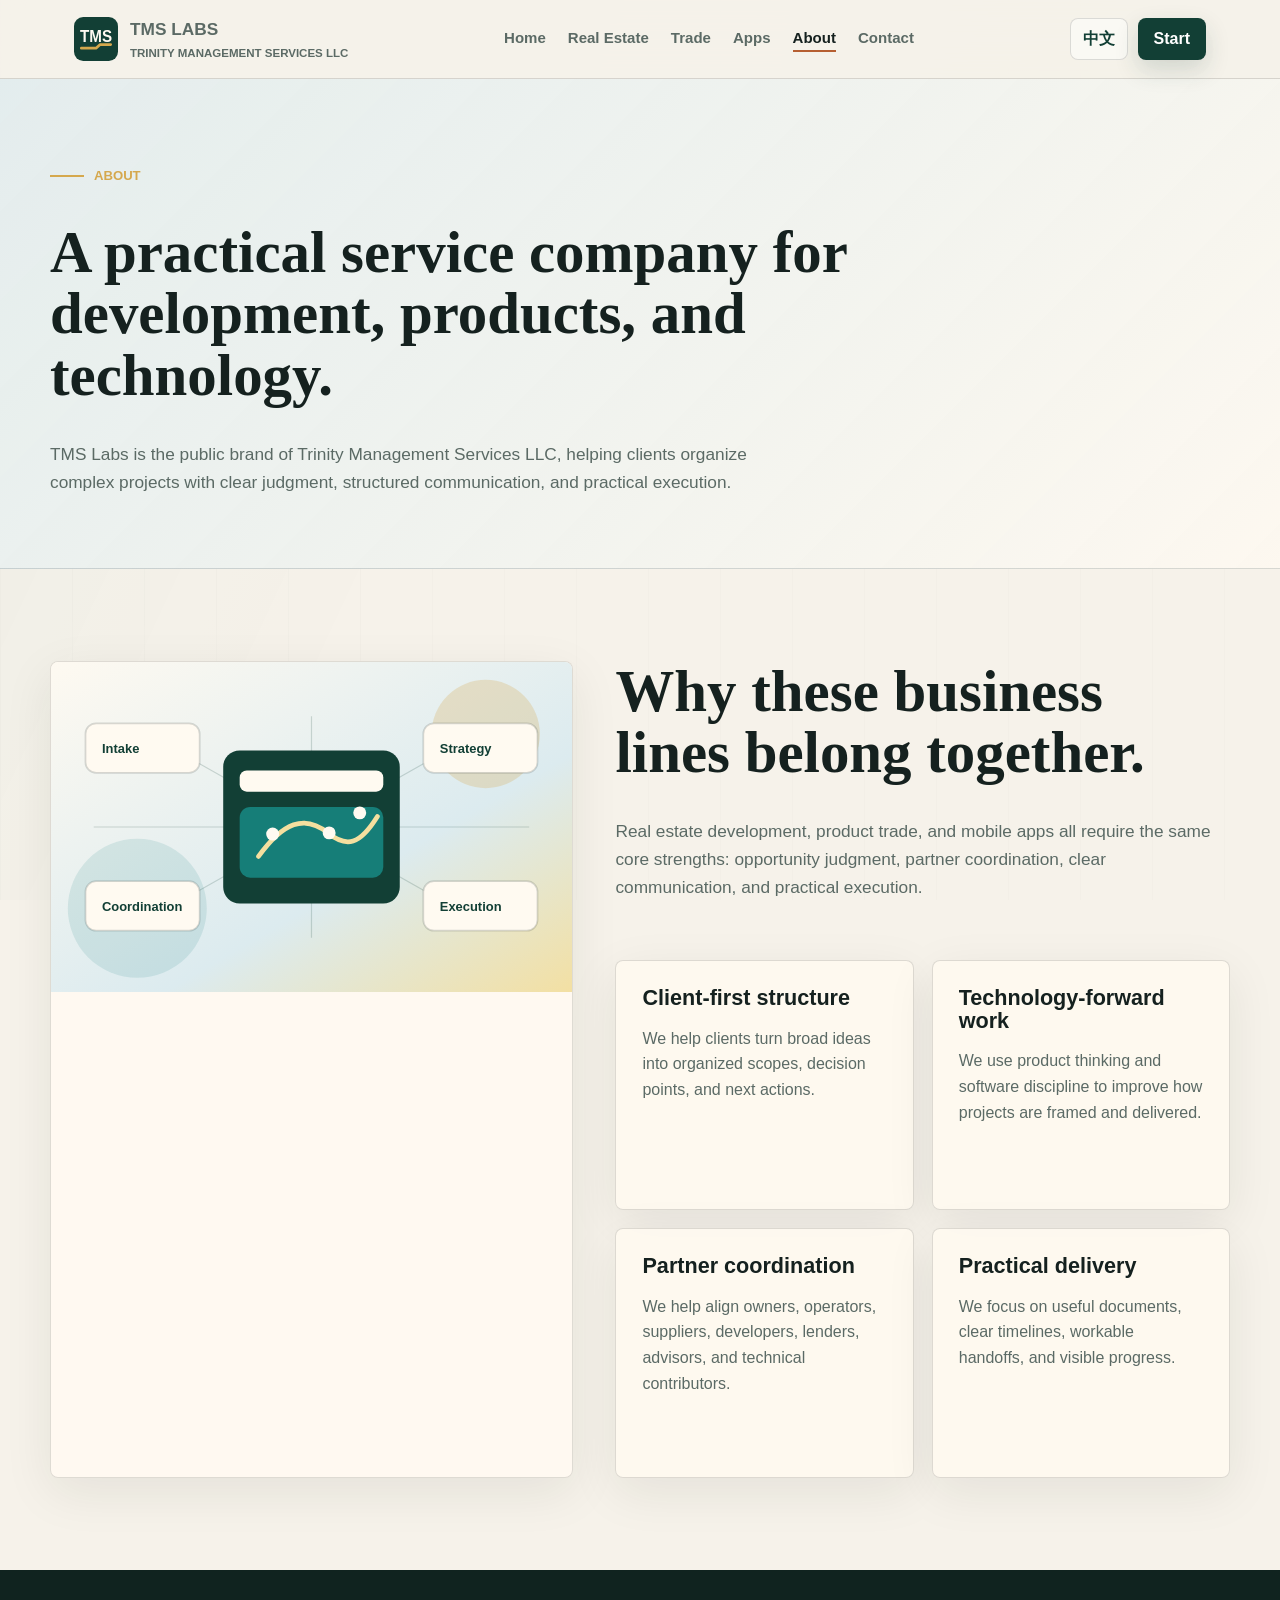
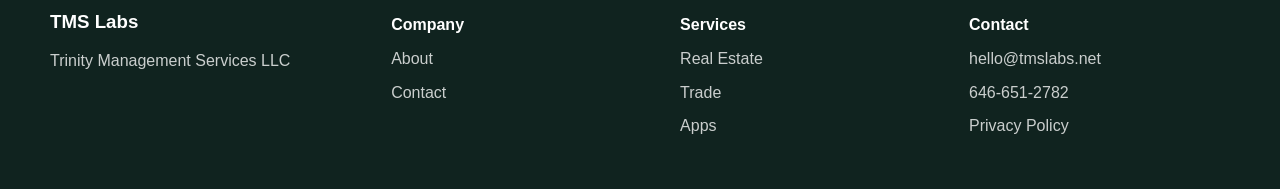
<file: tmslabs-website/about/index.html>
<!doctype html>
<html lang="en">
<head>
  <meta charset="utf-8">
  <meta name="viewport" content="width=device-width, initial-scale=1">
  <meta name="theme-color" content="#123f35">
  <title>About TMS Labs | Trinity Management Services LLC</title>
  <meta name="description" content="TMS Labs is the public brand for Trinity Management Services LLC, serving clients across real estate development, trade, and technology projects.">
  <link rel="canonical" href="https://tmslabs.net/about/">
  <link rel="alternate" hreflang="en" href="https://tmslabs.net/about/">
  <link rel="alternate" hreflang="zh-Hans" href="https://tmslabs.net/zh/about/">
  <link rel="alternate" hreflang="x-default" href="https://tmslabs.net/about/">
  <link rel="icon" href="/favicon.svg" type="image/svg+xml">
  <link rel="manifest" href="/site.webmanifest">
  <link rel="stylesheet" href="../assets/css/styles.css">
  <link rel="stylesheet" href="../assets/css/enhancements.css">
  <script src="../assets/js/main.js" defer></script>
</head>
<body>
  <header class="site-header"><nav class="nav" aria-label="Main navigation"><a class="brand" href="../"><img class="brand-mark" src="../assets/images/tmslabs-mark.svg" alt="" aria-hidden="true"><span class="brand-text"><span>TMS Labs</span><span>Trinity Management Services LLC</span></span></a><button class="menu-toggle" type="button" data-menu-toggle aria-label="Open menu" aria-expanded="false">☰</button><div class="nav-links" data-nav-links><a href="../">Home</a><a href="../real-estate/">Real Estate</a><a href="../trade/">Trade</a><a href="../apps/">Apps</a><a class="active" href="../about/">About</a><a href="../contact/">Contact</a></div><div class="nav-actions"><a class="language-link" href="../zh/about/">中文</a><a class="nav-cta" href="../contact/">Start</a></div></nav></header>
  <main>
    <section class="page-hero"><div class="page-title"><span class="eyebrow">About</span><h1>A practical service company for development, products, and technology.</h1><p>TMS Labs is the public brand of Trinity Management Services LLC, helping clients organize complex projects with clear judgment, structured communication, and practical execution.</p></div></section>
    <section class="section"><div class="container split about-values"><article class="card image-panel"><img src="../assets/images/about-client-services.svg" alt="Client service operating system for intake, strategy, coordination, and execution"></article><div><div class="section-header"><h2>Why these business lines belong together.</h2><p>Real estate development, product trade, and mobile apps all require the same core strengths: opportunity judgment, partner coordination, clear communication, and practical execution.</p></div><div class="grid two"><article class="card"><h3>Client-first structure</h3><p>We help clients turn broad ideas into organized scopes, decision points, and next actions.</p></article><article class="card"><h3>Technology-forward work</h3><p>We use product thinking and software discipline to improve how projects are framed and delivered.</p></article><article class="card"><h3>Partner coordination</h3><p>We help align owners, operators, suppliers, developers, lenders, advisors, and technical contributors.</p></article><article class="card"><h3>Practical delivery</h3><p>We focus on useful documents, clear timelines, workable handoffs, and visible progress.</p></article></div></div></div></section>
  </main>
  <footer class="site-footer"><div class="footer-grid"><div><h3>TMS Labs</h3><p>Trinity Management Services LLC</p></div><div><strong>Company</strong><a href="../about/">About</a><a href="../contact/">Contact</a></div><div><strong>Services</strong><a href="../real-estate/">Real Estate</a><a href="../trade/">Trade</a><a href="../apps/">Apps</a></div><div><strong>Contact</strong><a href="mailto:hello@tmslabs.net">hello@tmslabs.net</a><a href="tel:+16466512782">646-651-2782</a><a href="../privacy/">Privacy Policy</a></div></div></footer>
</body>
</html>
</file>
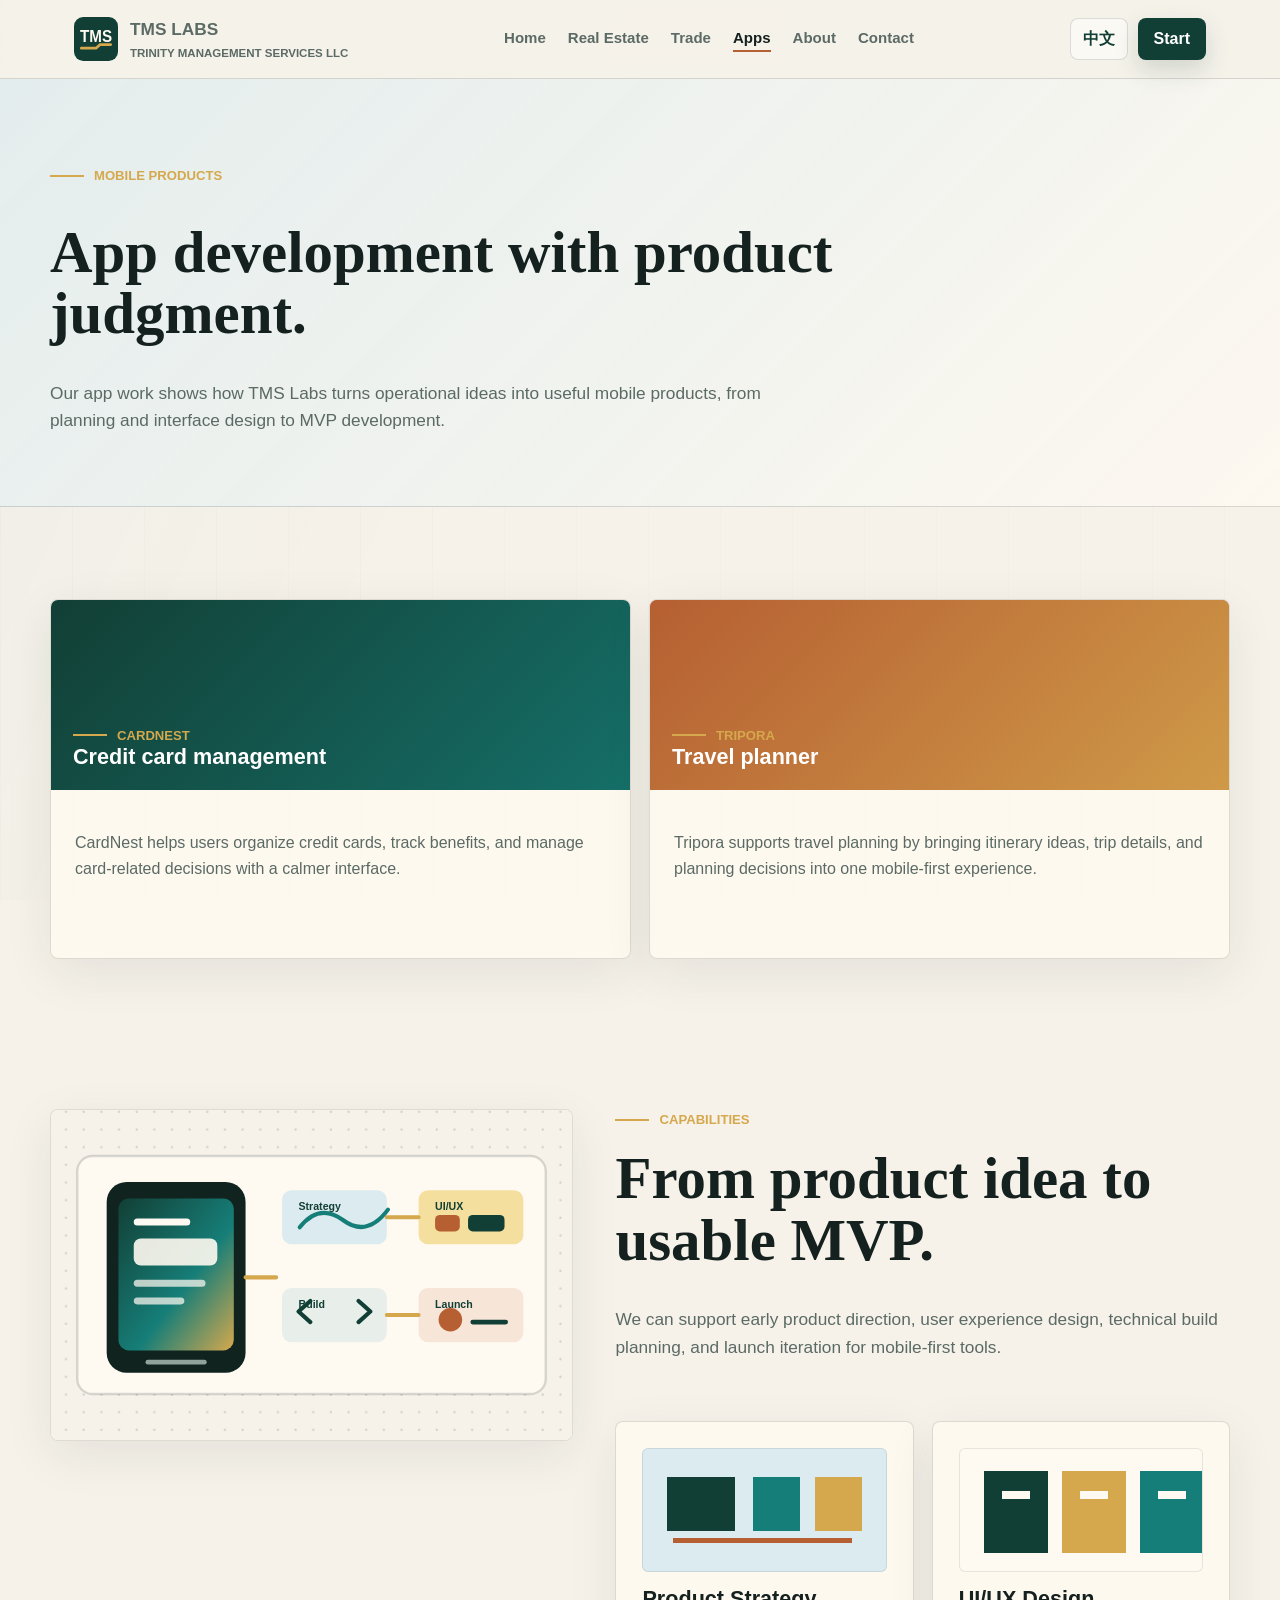
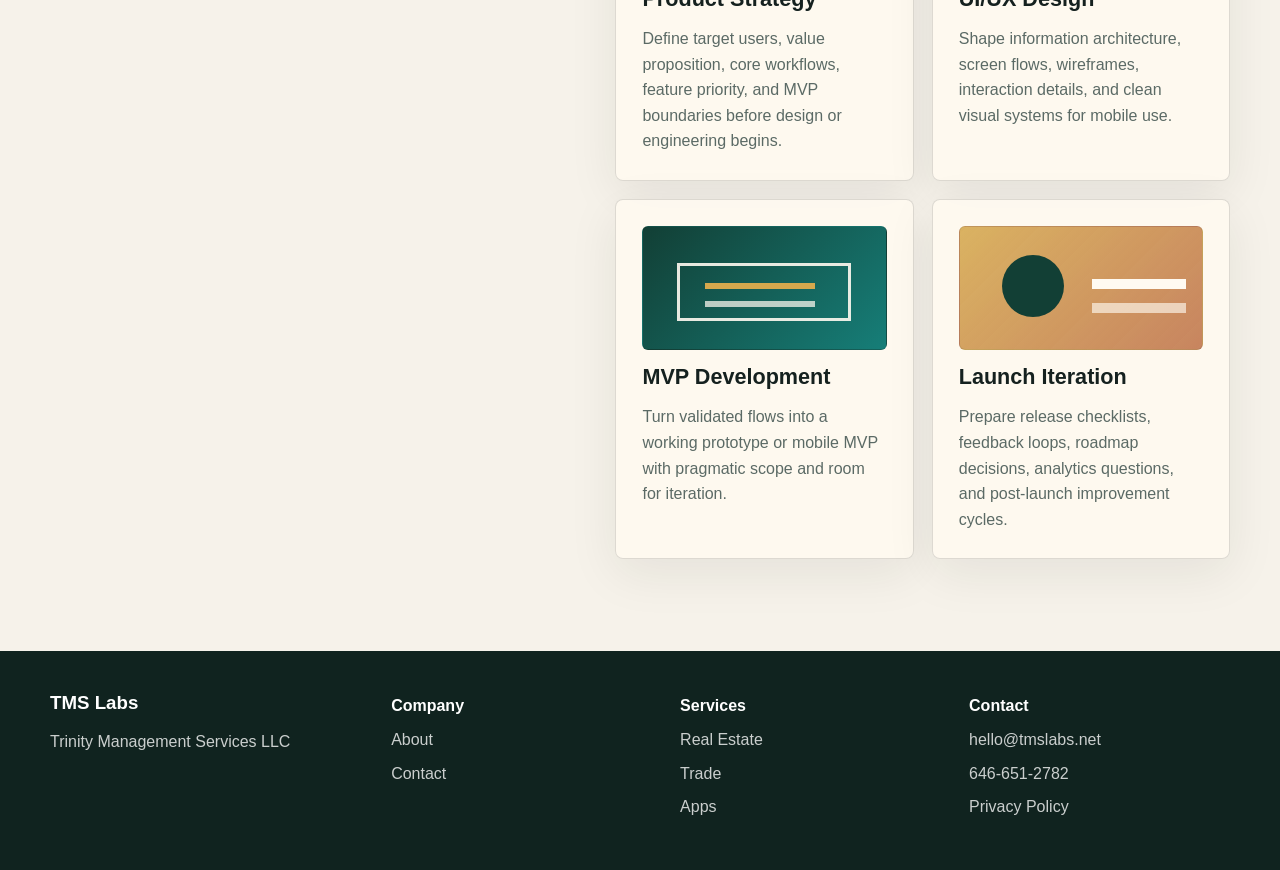
<file: tmslabs-website/apps/index.html>
<!doctype html>
<html lang="en">
<head>
  <meta charset="utf-8">
  <meta name="viewport" content="width=device-width, initial-scale=1">
  <meta name="theme-color" content="#123f35">
  <title>Mobile App Development | TMS Labs</title>
  <meta name="description" content="TMS Labs builds mobile product concepts and apps, including CardNest and Tripora.">
  <link rel="canonical" href="https://tmslabs.net/apps/">
  <link rel="alternate" hreflang="en" href="https://tmslabs.net/apps/">
  <link rel="alternate" hreflang="zh-Hans" href="https://tmslabs.net/zh/apps/">
  <link rel="alternate" hreflang="x-default" href="https://tmslabs.net/apps/">
  <link rel="icon" href="/favicon.svg" type="image/svg+xml">
  <link rel="manifest" href="/site.webmanifest">
  <link rel="stylesheet" href="../assets/css/styles.css">
  <link rel="stylesheet" href="../assets/css/enhancements.css">
  <script src="../assets/js/main.js" defer></script>
</head>
<body>
  <header class="site-header"><nav class="nav" aria-label="Main navigation"><a class="brand" href="../"><img class="brand-mark" src="../assets/images/tmslabs-mark.svg" alt="" aria-hidden="true"><span class="brand-text"><span>TMS Labs</span><span>Trinity Management Services LLC</span></span></a><button class="menu-toggle" type="button" data-menu-toggle aria-label="Open menu" aria-expanded="false">☰</button><div class="nav-links" data-nav-links><a href="../">Home</a><a href="../real-estate/">Real Estate</a><a href="../trade/">Trade</a><a class="active" href="../apps/">Apps</a><a href="../about/">About</a><a href="../contact/">Contact</a></div><div class="nav-actions"><a class="language-link" href="../zh/apps/">中文</a><a class="nav-cta" href="../contact/">Start</a></div></nav></header>
  <main>
    <section class="page-hero"><div class="page-title"><span class="eyebrow">Mobile products</span><h1>App development with product judgment.</h1><p>Our app work shows how TMS Labs turns operational ideas into useful mobile products, from planning and interface design to MVP development.</p></div></section>
    <section class="section"><div class="container grid two"><article class="card app-card"><div class="app-screen"><span class="eyebrow">CardNest</span><h3>Credit card management</h3></div><div class="card-body"><p>CardNest helps users organize credit cards, track benefits, and manage card-related decisions with a calmer interface.</p></div></article><article class="card app-card"><div class="app-screen trip"><span class="eyebrow">Tripora</span><h3>Travel planner</h3></div><div class="card-body"><p>Tripora supports travel planning by bringing itinerary ideas, trip details, and planning decisions into one mobile-first experience.</p></div></article></div></section>
    <section class="section compact"><div class="container split"><article class="card image-panel"><img src="../assets/images/app-capability-lab.svg" alt="Mobile app capability workbench showing strategy, UI UX, build, and launch"></article><div><div class="section-header"><span class="eyebrow">Capabilities</span><h2>From product idea to usable MVP.</h2><p>We can support early product direction, user experience design, technical build planning, and launch iteration for mobile-first tools.</p></div><div class="grid two"><article class="card capability-card"><div class="capability-visual strategy" aria-hidden="true"></div><h3>Product Strategy</h3><p>Define target users, value proposition, core workflows, feature priority, and MVP boundaries before design or engineering begins.</p></article><article class="card capability-card"><div class="capability-visual ux" aria-hidden="true"></div><h3>UI/UX Design</h3><p>Shape information architecture, screen flows, wireframes, interaction details, and clean visual systems for mobile use.</p></article><article class="card capability-card"><div class="capability-visual build" aria-hidden="true"></div><h3>MVP Development</h3><p>Turn validated flows into a working prototype or mobile MVP with pragmatic scope and room for iteration.</p></article><article class="card capability-card"><div class="capability-visual launch" aria-hidden="true"></div><h3>Launch Iteration</h3><p>Prepare release checklists, feedback loops, roadmap decisions, analytics questions, and post-launch improvement cycles.</p></article></div></div></div></section>
  </main>
  <footer class="site-footer"><div class="footer-grid"><div><h3>TMS Labs</h3><p>Trinity Management Services LLC</p></div><div><strong>Company</strong><a href="../about/">About</a><a href="../contact/">Contact</a></div><div><strong>Services</strong><a href="../real-estate/">Real Estate</a><a href="../trade/">Trade</a><a href="../apps/">Apps</a></div><div><strong>Contact</strong><a href="mailto:hello@tmslabs.net">hello@tmslabs.net</a><a href="tel:+16466512782">646-651-2782</a><a href="../privacy/">Privacy Policy</a></div></div></footer>
</body>
</html>
</file>
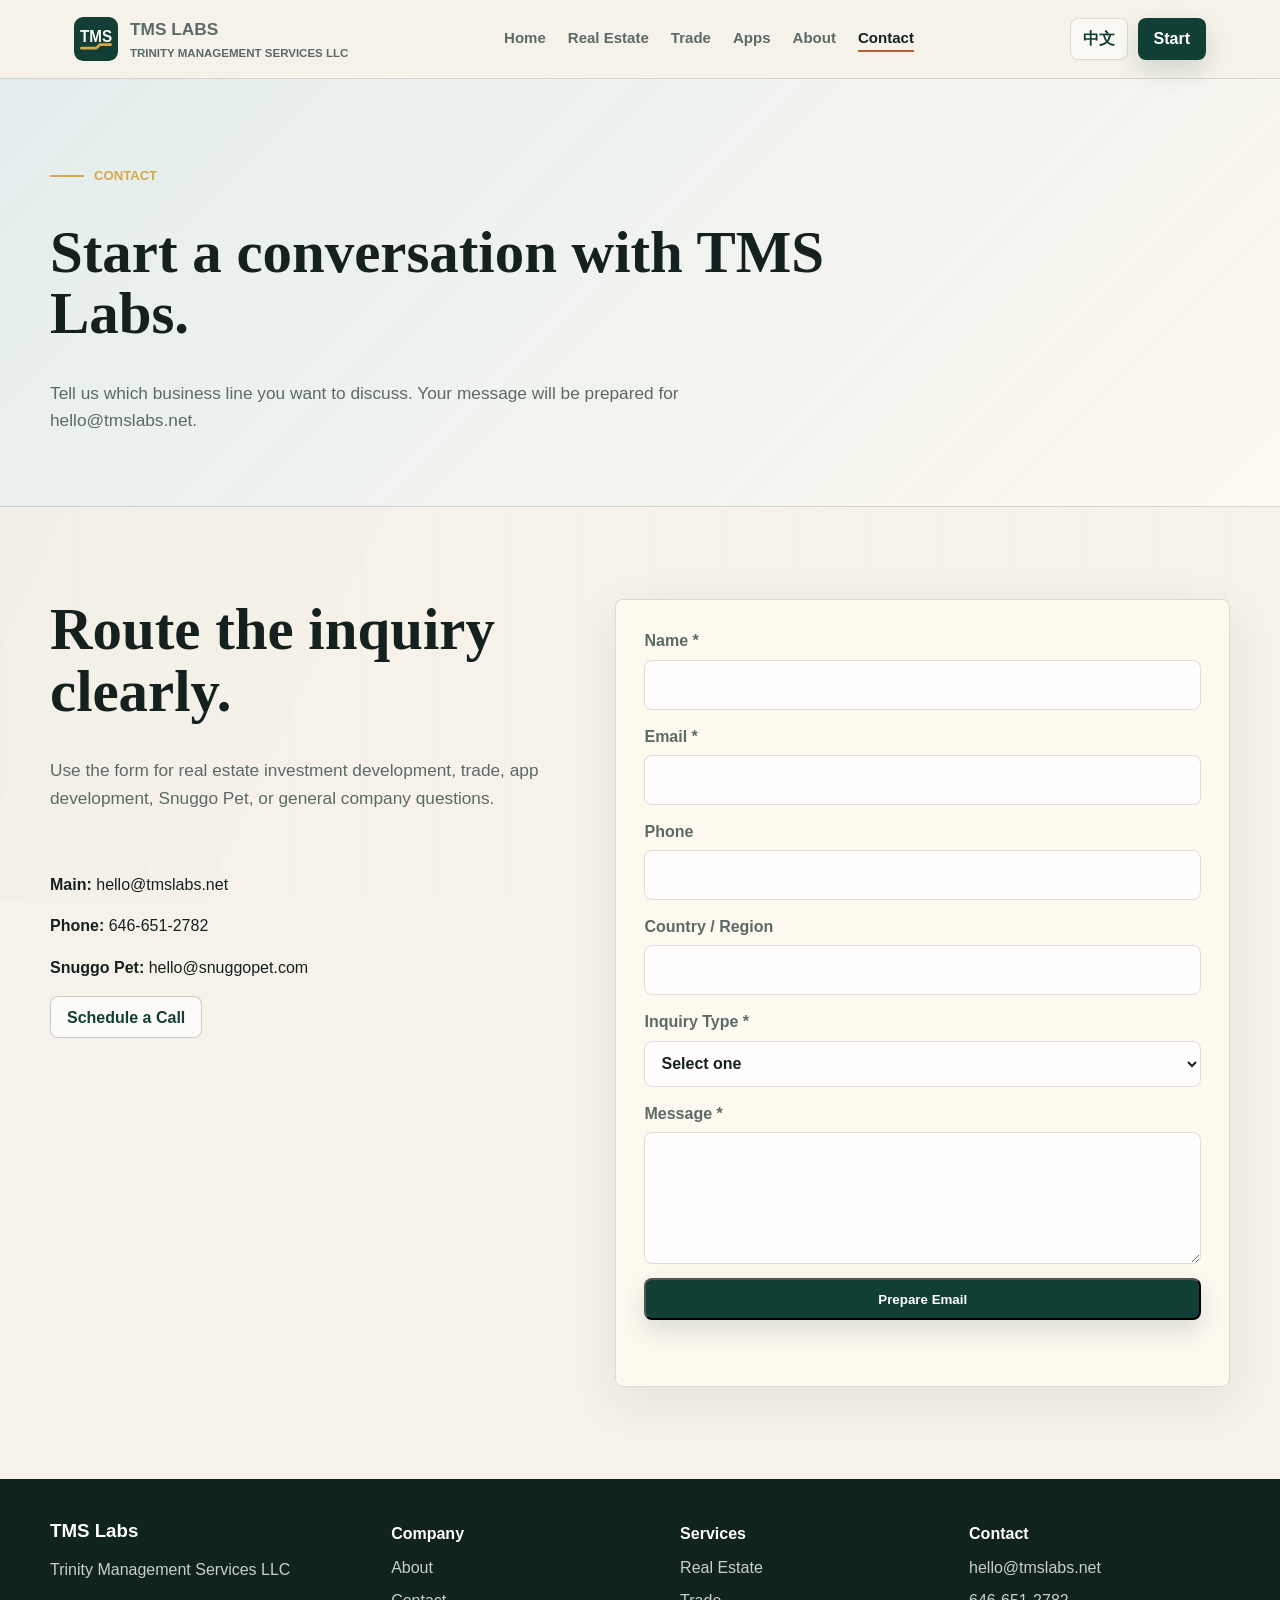
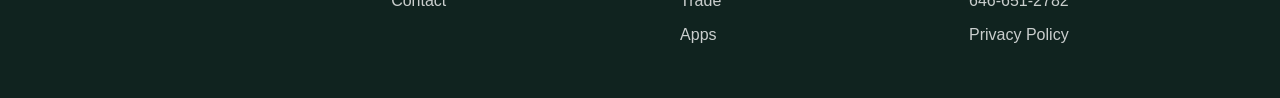
<file: tmslabs-website/contact/index.html>
<!doctype html>
<html lang="en">
<head>
  <meta charset="utf-8">
  <meta name="viewport" content="width=device-width, initial-scale=1">
  <meta name="theme-color" content="#123f35">
  <title>Contact TMS Labs</title>
  <meta name="description" content="Contact TMS Labs for real estate development, trade, app development, or Snuggo Pet inquiries.">
  <link rel="canonical" href="https://tmslabs.net/contact/">
  <link rel="alternate" hreflang="en" href="https://tmslabs.net/contact/">
  <link rel="alternate" hreflang="zh-Hans" href="https://tmslabs.net/zh/contact/">
  <link rel="alternate" hreflang="x-default" href="https://tmslabs.net/contact/">
  <link rel="icon" href="/favicon.svg" type="image/svg+xml">
  <link rel="manifest" href="/site.webmanifest">
  <link rel="stylesheet" href="../assets/css/styles.css">
  <link rel="stylesheet" href="../assets/css/enhancements.css">
  <script src="../assets/js/main.js" defer></script>
</head>
<body>
  <header class="site-header"><nav class="nav" aria-label="Main navigation"><a class="brand" href="../"><img class="brand-mark" src="../assets/images/tmslabs-mark.svg" alt="" aria-hidden="true"><span class="brand-text"><span>TMS Labs</span><span>Trinity Management Services LLC</span></span></a><button class="menu-toggle" type="button" data-menu-toggle aria-label="Open menu" aria-expanded="false">☰</button><div class="nav-links" data-nav-links><a href="../">Home</a><a href="../real-estate/">Real Estate</a><a href="../trade/">Trade</a><a href="../apps/">Apps</a><a href="../about/">About</a><a class="active" href="../contact/">Contact</a></div><div class="nav-actions"><a class="language-link" href="../zh/contact/">中文</a><a class="nav-cta" href="../contact/">Start</a></div></nav></header>
  <main>
    <section class="page-hero"><div class="page-title"><span class="eyebrow">Contact</span><h1>Start a conversation with TMS Labs.</h1><p>Tell us which business line you want to discuss. Your message will be prepared for hello@tmslabs.net.</p></div></section>
    <section class="section"><div class="container split"><div><div class="section-header"><h2>Route the inquiry clearly.</h2><p>Use the form for real estate investment development, trade, app development, Snuggo Pet, or general company questions.</p></div><p><strong>Main:</strong> <a href="mailto:hello@tmslabs.net">hello@tmslabs.net</a></p><p><strong>Phone:</strong> <a href="tel:+16466512782">646-651-2782</a></p><p><strong>Snuggo Pet:</strong> <a href="mailto:hello@snuggopet.com">hello@snuggopet.com</a></p><p><a class="button-secondary" data-calendly href="#" data-message="I would like to schedule a call with TMS Labs.">Schedule a Call</a></p></div><div class="form-card"><form data-contact-form data-required-message="Please complete name, email, inquiry type, and message." data-success-message="Your email app should open with the inquiry prepared."><label>Name *<input name="name" autocomplete="name" required></label><label>Email *<input type="email" name="email" autocomplete="email" required></label><label>Phone<input name="phone" autocomplete="tel"></label><label>Country / Region<input name="region" autocomplete="country-name"></label><label>Inquiry Type *<select name="type" required><option value="">Select one</option><option>Real Estate</option><option>Trade</option><option>App Development</option><option>Snuggo Pet</option><option>General</option></select></label><label>Message *<textarea name="message" required></textarea></label><button class="button" type="submit">Prepare Email</button><div class="form-status" data-form-status></div></form></div></div></section>
  </main>
  <footer class="site-footer"><div class="footer-grid"><div><h3>TMS Labs</h3><p>Trinity Management Services LLC</p></div><div><strong>Company</strong><a href="../about/">About</a><a href="../contact/">Contact</a></div><div><strong>Services</strong><a href="../real-estate/">Real Estate</a><a href="../trade/">Trade</a><a href="../apps/">Apps</a></div><div><strong>Contact</strong><a href="mailto:hello@tmslabs.net">hello@tmslabs.net</a><a href="tel:+16466512782">646-651-2782</a><a href="../privacy/">Privacy Policy</a></div></div></footer>
</body>
</html>
</file>
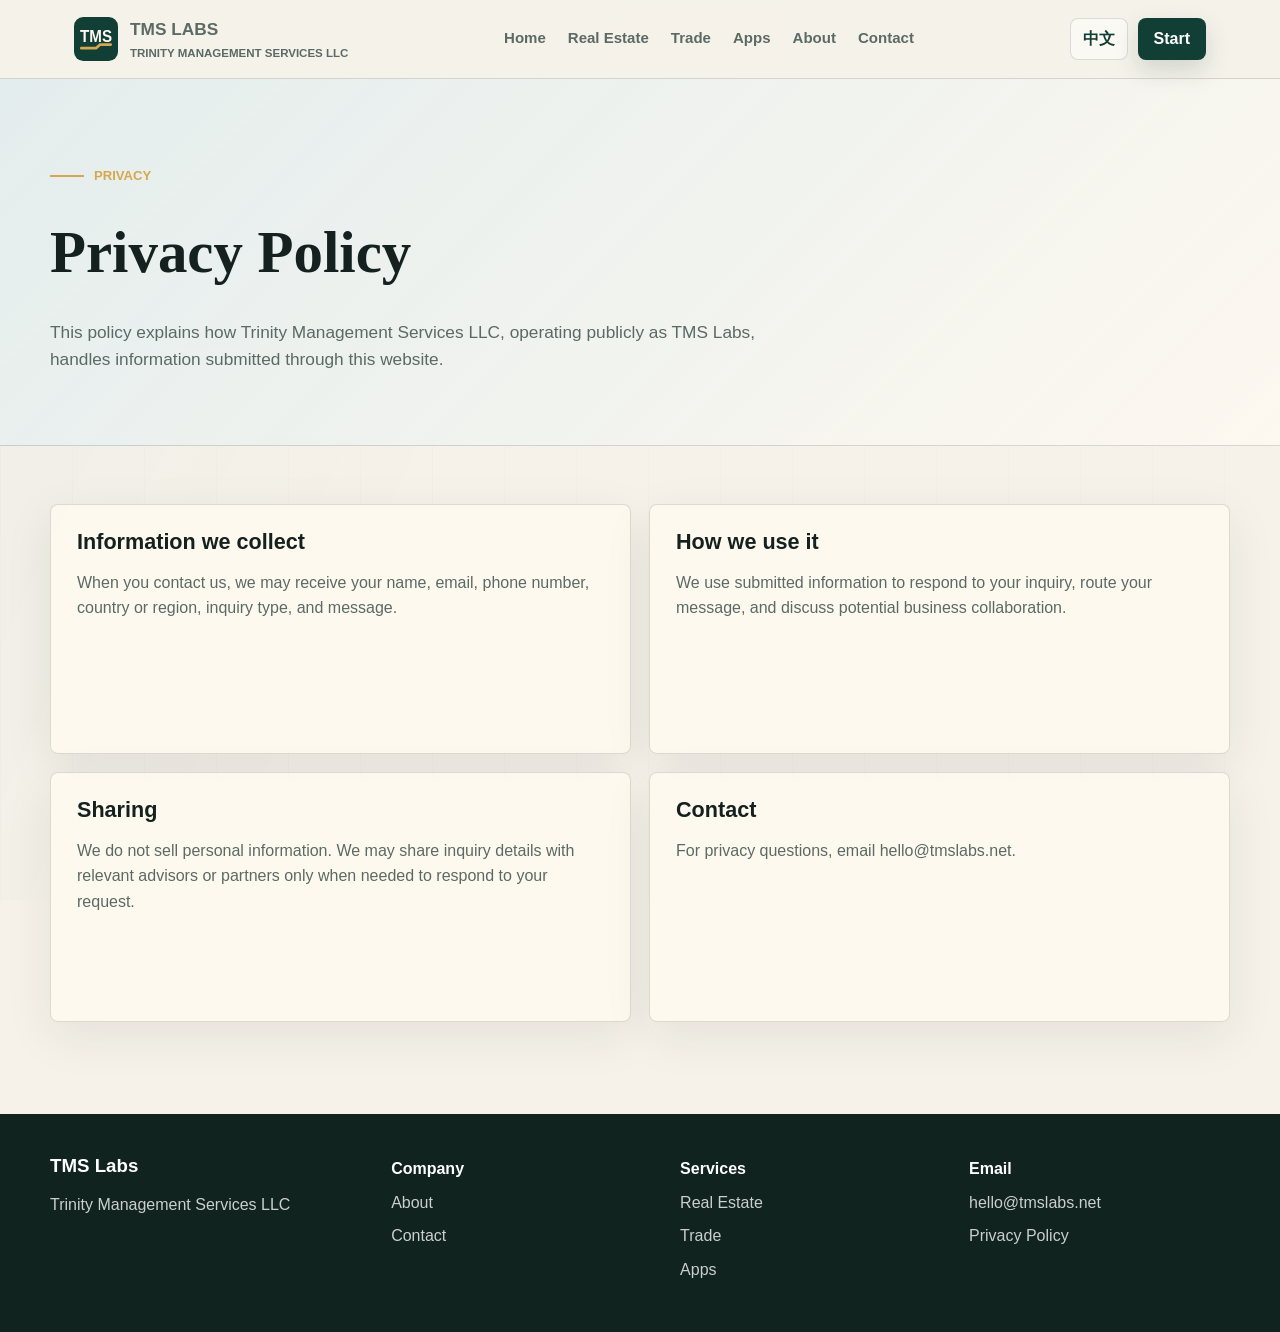
<file: tmslabs-website/privacy/index.html>
<!doctype html>
<html lang="en">
<head>
  <meta charset="utf-8">
  <meta name="viewport" content="width=device-width, initial-scale=1">
  <meta name="theme-color" content="#123f35">
  <title>Privacy Policy | TMS Labs</title>
  <meta name="description" content="Privacy policy for TMS Labs and Trinity Management Services LLC.">
  <link rel="canonical" href="https://tmslabs.net/privacy/">
  <link rel="alternate" hreflang="en" href="https://tmslabs.net/privacy/">
  <link rel="alternate" hreflang="zh-Hans" href="https://tmslabs.net/zh/privacy/">
  <link rel="alternate" hreflang="x-default" href="https://tmslabs.net/privacy/">
  <link rel="icon" href="/favicon.svg" type="image/svg+xml">
  <link rel="manifest" href="/site.webmanifest">
  <link rel="stylesheet" href="../assets/css/styles.css">
  <script src="../assets/js/main.js" defer></script>
</head>
<body>
  <header class="site-header"><nav class="nav" aria-label="Main navigation"><a class="brand" href="../"><img class="brand-mark" src="../assets/images/tmslabs-mark.svg" alt="" aria-hidden="true"><span class="brand-text"><span>TMS Labs</span><span>Trinity Management Services LLC</span></span></a><button class="menu-toggle" type="button" data-menu-toggle aria-label="Open menu" aria-expanded="false">☰</button><div class="nav-links" data-nav-links><a href="../">Home</a><a href="../real-estate/">Real Estate</a><a href="../trade/">Trade</a><a href="../apps/">Apps</a><a href="../about/">About</a><a href="../contact/">Contact</a></div><div class="nav-actions"><a class="language-link" href="../zh/privacy/">中文</a><a class="nav-cta" href="../contact/">Start</a></div></nav></header>
  <main>
    <section class="page-hero"><div class="page-title"><span class="eyebrow">Privacy</span><h1>Privacy Policy</h1><p>This policy explains how Trinity Management Services LLC, operating publicly as TMS Labs, handles information submitted through this website.</p></div></section>
    <section class="section compact"><div class="container"><div class="grid two"><article class="card"><h3>Information we collect</h3><p>When you contact us, we may receive your name, email, phone number, country or region, inquiry type, and message.</p></article><article class="card"><h3>How we use it</h3><p>We use submitted information to respond to your inquiry, route your message, and discuss potential business collaboration.</p></article><article class="card"><h3>Sharing</h3><p>We do not sell personal information. We may share inquiry details with relevant advisors or partners only when needed to respond to your request.</p></article><article class="card"><h3>Contact</h3><p>For privacy questions, email <a href="mailto:hello@tmslabs.net">hello@tmslabs.net</a>.</p></article></div></div></section>
  </main>
  <footer class="site-footer"><div class="footer-grid"><div><h3>TMS Labs</h3><p>Trinity Management Services LLC</p></div><div><strong>Company</strong><a href="../about/">About</a><a href="../contact/">Contact</a></div><div><strong>Services</strong><a href="../real-estate/">Real Estate</a><a href="../trade/">Trade</a><a href="../apps/">Apps</a></div><div><strong>Email</strong><a href="mailto:hello@tmslabs.net">hello@tmslabs.net</a><a href="../privacy/">Privacy Policy</a></div></div></footer>
</body>
</html>
</file>
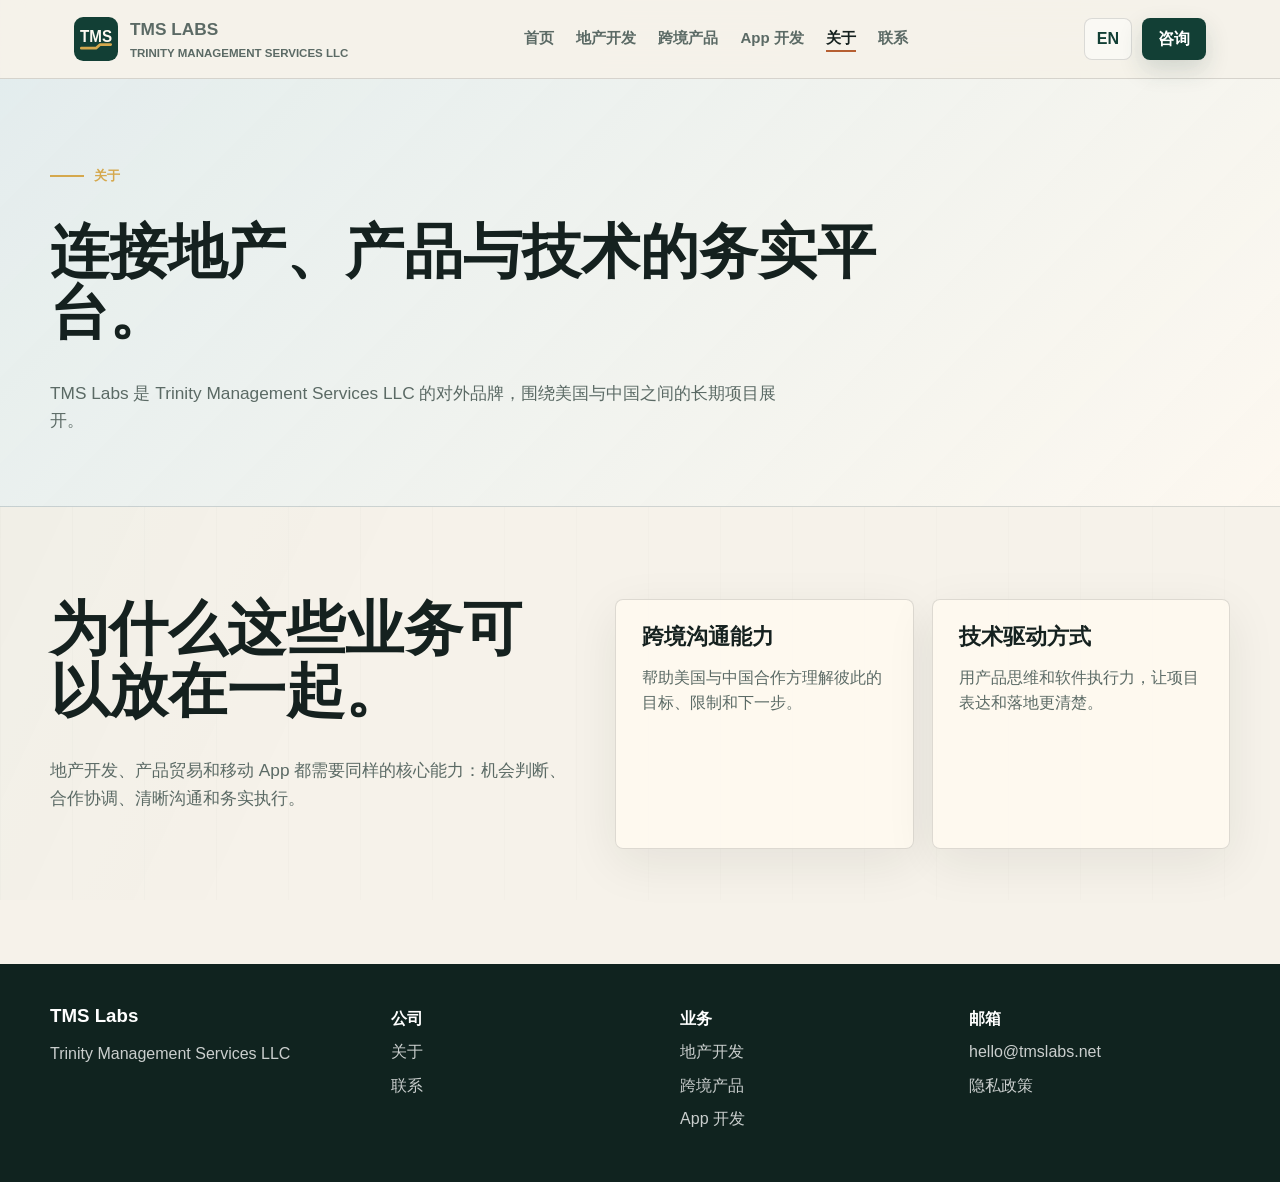
<file: tmslabs-website/zh/about/index.html>
<!doctype html>
<html lang="zh-Hans">
<head>
  <meta charset="utf-8"><meta name="viewport" content="width=device-width, initial-scale=1">
  <meta name="theme-color" content="#123f35">
  <title>关于 TMS Labs | Trinity Management Services LLC</title>
  <meta name="description" content="TMS Labs 是 Trinity Management Services LLC 的对外品牌，服务美国与中国客户。">
  <link rel="canonical" href="https://tmslabs.net/zh/about/">
  <link rel="alternate" hreflang="en" href="https://tmslabs.net/about/">
  <link rel="alternate" hreflang="zh-Hans" href="https://tmslabs.net/zh/about/">
  <link rel="alternate" hreflang="x-default" href="https://tmslabs.net/about/">
  <link rel="icon" href="/favicon.svg" type="image/svg+xml">
  <link rel="manifest" href="/site.webmanifest">
  <link rel="stylesheet" href="../../assets/css/styles.css"><script src="../../assets/js/main.js" defer></script>
</head>
<body>
  <header class="site-header"><nav class="nav" aria-label="主导航"><a class="brand" href="../"><img class="brand-mark" src="../../assets/images/tmslabs-mark.svg" alt="" aria-hidden="true"><span class="brand-text"><span>TMS Labs</span><span>Trinity Management Services LLC</span></span></a><button class="menu-toggle" type="button" data-menu-toggle aria-label="打开菜单" aria-expanded="false">☰</button><div class="nav-links" data-nav-links><a href="../">首页</a><a href="../real-estate/">地产开发</a><a href="../trade/">跨境产品</a><a href="../apps/">App 开发</a><a class="active" href="../about/">关于</a><a href="../contact/">联系</a></div><div class="nav-actions"><a class="language-link" href="../../about/">EN</a><a class="nav-cta" href="../contact/">咨询</a></div></nav></header>
  <main>
    <section class="page-hero"><div class="page-title"><span class="eyebrow">关于</span><h1>连接地产、产品与技术的务实平台。</h1><p>TMS Labs 是 Trinity Management Services LLC 的对外品牌，围绕美国与中国之间的长期项目展开。</p></div></section>
    <section class="section"><div class="container split"><div class="section-header"><h2>为什么这些业务可以放在一起。</h2><p>地产开发、产品贸易和移动 App 都需要同样的核心能力：机会判断、合作协调、清晰沟通和务实执行。</p></div><div class="grid two"><article class="card"><h3>跨境沟通能力</h3><p>帮助美国与中国合作方理解彼此的目标、限制和下一步。</p></article><article class="card"><h3>技术驱动方式</h3><p>用产品思维和软件执行力，让项目表达和落地更清楚。</p></article></div></div></section>
  </main>
  <footer class="site-footer"><div class="footer-grid"><div><h3>TMS Labs</h3><p>Trinity Management Services LLC</p></div><div><strong>公司</strong><a href="../about/">关于</a><a href="../contact/">联系</a></div><div><strong>业务</strong><a href="../real-estate/">地产开发</a><a href="../trade/">跨境产品</a><a href="../apps/">App 开发</a></div><div><strong>邮箱</strong><a href="mailto:hello@tmslabs.net">hello@tmslabs.net</a><a href="../privacy/">隐私政策</a></div></div></footer>
</body>
</html>
</file>
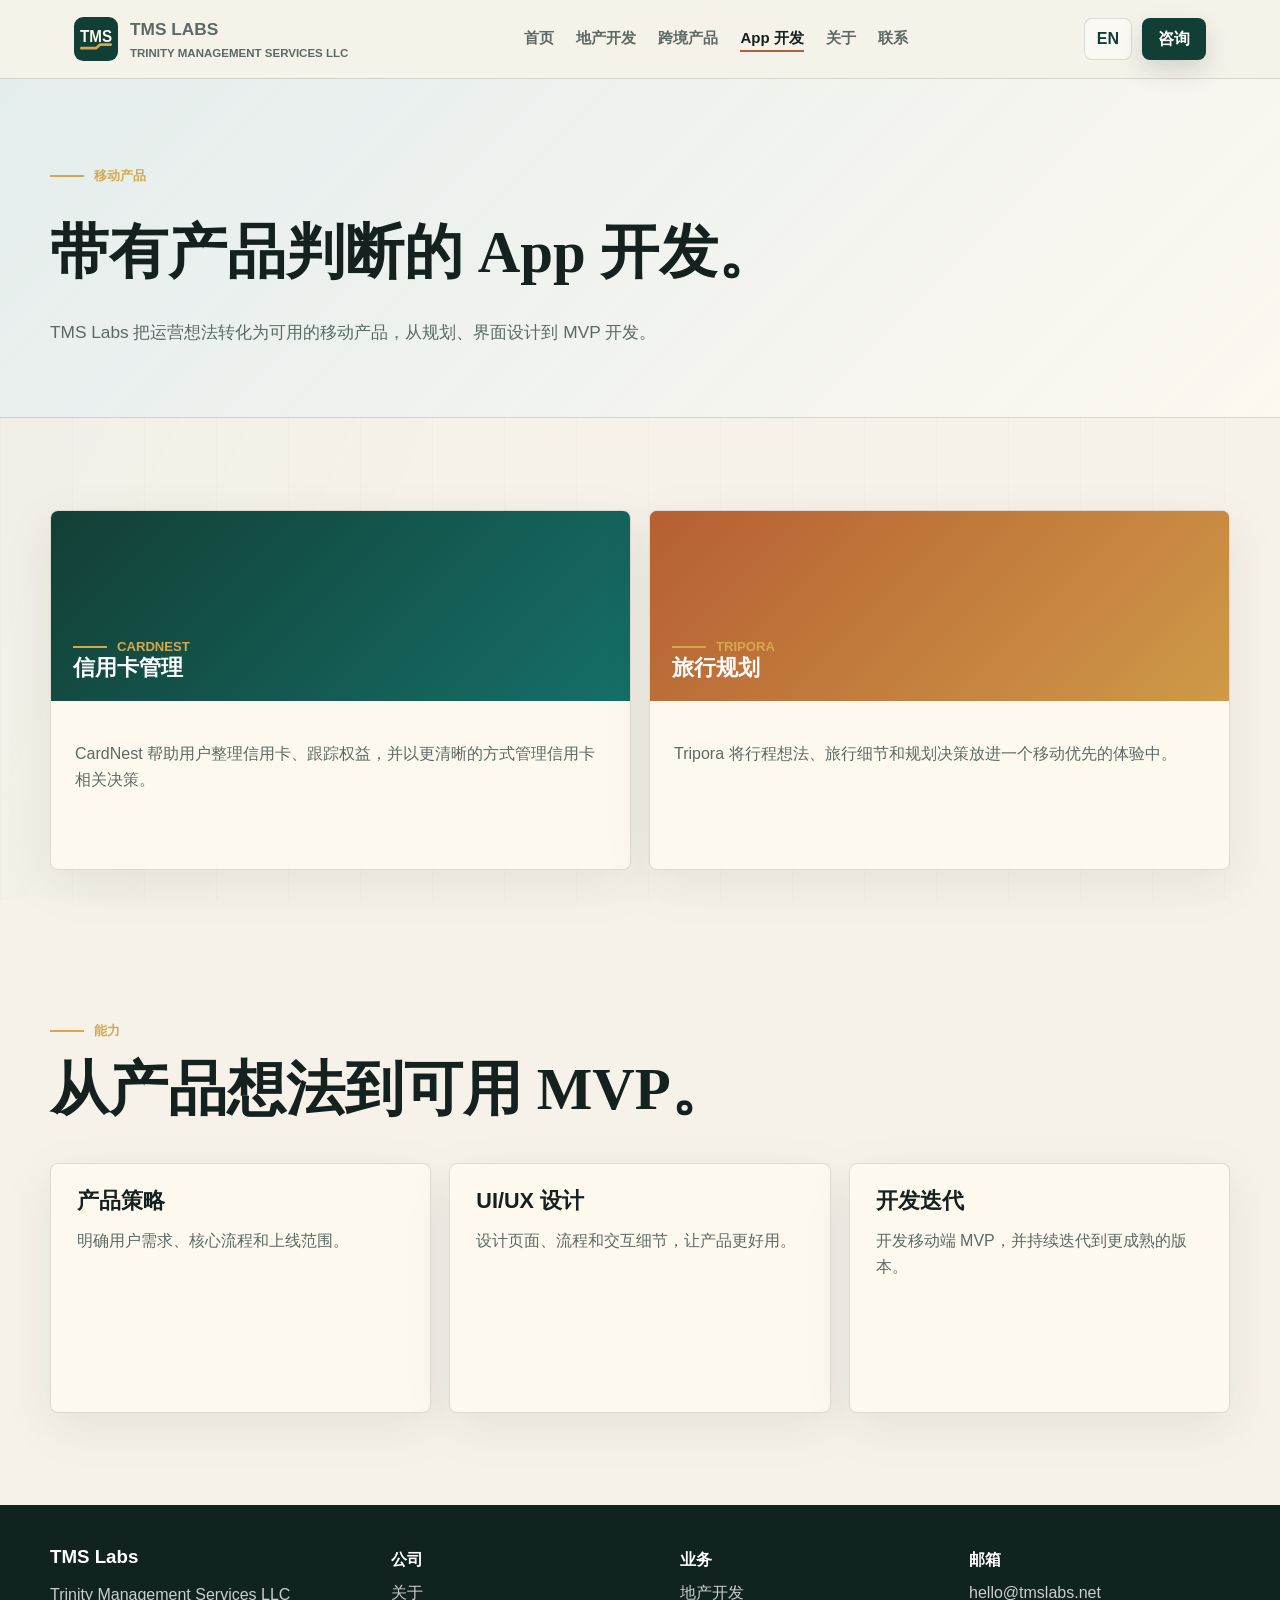
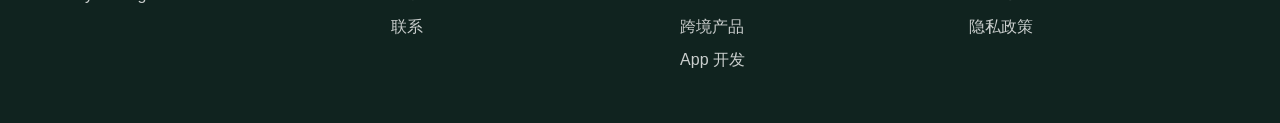
<file: tmslabs-website/zh/apps/index.html>
<!doctype html>
<html lang="zh-Hans">
<head>
  <meta charset="utf-8"><meta name="viewport" content="width=device-width, initial-scale=1">
  <meta name="theme-color" content="#123f35">
  <title>移动 App 开发 | TMS Labs</title>
  <meta name="description" content="TMS Labs 通过 CardNest 和 Tripora 展示移动产品设计与 App 开发能力。">
  <link rel="canonical" href="https://tmslabs.net/zh/apps/">
  <link rel="alternate" hreflang="en" href="https://tmslabs.net/apps/">
  <link rel="alternate" hreflang="zh-Hans" href="https://tmslabs.net/zh/apps/">
  <link rel="alternate" hreflang="x-default" href="https://tmslabs.net/apps/">
  <link rel="icon" href="/favicon.svg" type="image/svg+xml">
  <link rel="manifest" href="/site.webmanifest">
  <link rel="stylesheet" href="../../assets/css/styles.css"><script src="../../assets/js/main.js" defer></script>
</head>
<body>
  <header class="site-header"><nav class="nav" aria-label="主导航"><a class="brand" href="../"><img class="brand-mark" src="../../assets/images/tmslabs-mark.svg" alt="" aria-hidden="true"><span class="brand-text"><span>TMS Labs</span><span>Trinity Management Services LLC</span></span></a><button class="menu-toggle" type="button" data-menu-toggle aria-label="打开菜单" aria-expanded="false">☰</button><div class="nav-links" data-nav-links><a href="../">首页</a><a href="../real-estate/">地产开发</a><a href="../trade/">跨境产品</a><a class="active" href="../apps/">App 开发</a><a href="../about/">关于</a><a href="../contact/">联系</a></div><div class="nav-actions"><a class="language-link" href="../../apps/">EN</a><a class="nav-cta" href="../contact/">咨询</a></div></nav></header>
  <main>
    <section class="page-hero"><div class="page-title"><span class="eyebrow">移动产品</span><h1>带有产品判断的 App 开发。</h1><p>TMS Labs 把运营想法转化为可用的移动产品，从规划、界面设计到 MVP 开发。</p></div></section>
    <section class="section"><div class="container grid two"><article class="card app-card"><div class="app-screen"><span class="eyebrow">CardNest</span><h3>信用卡管理</h3></div><div class="card-body"><p>CardNest 帮助用户整理信用卡、跟踪权益，并以更清晰的方式管理信用卡相关决策。</p></div></article><article class="card app-card"><div class="app-screen trip"><span class="eyebrow">Tripora</span><h3>旅行规划</h3></div><div class="card-body"><p>Tripora 将行程想法、旅行细节和规划决策放进一个移动优先的体验中。</p></div></article></div></section>
    <section class="section compact"><div class="container"><div class="section-header"><span class="eyebrow">能力</span><h2>从产品想法到可用 MVP。</h2></div><div class="grid three"><article class="card"><h3>产品策略</h3><p>明确用户需求、核心流程和上线范围。</p></article><article class="card"><h3>UI/UX 设计</h3><p>设计页面、流程和交互细节，让产品更好用。</p></article><article class="card"><h3>开发迭代</h3><p>开发移动端 MVP，并持续迭代到更成熟的版本。</p></article></div></div></section>
  </main>
  <footer class="site-footer"><div class="footer-grid"><div><h3>TMS Labs</h3><p>Trinity Management Services LLC</p></div><div><strong>公司</strong><a href="../about/">关于</a><a href="../contact/">联系</a></div><div><strong>业务</strong><a href="../real-estate/">地产开发</a><a href="../trade/">跨境产品</a><a href="../apps/">App 开发</a></div><div><strong>邮箱</strong><a href="mailto:hello@tmslabs.net">hello@tmslabs.net</a><a href="../privacy/">隐私政策</a></div></div></footer>
</body>
</html>
</file>
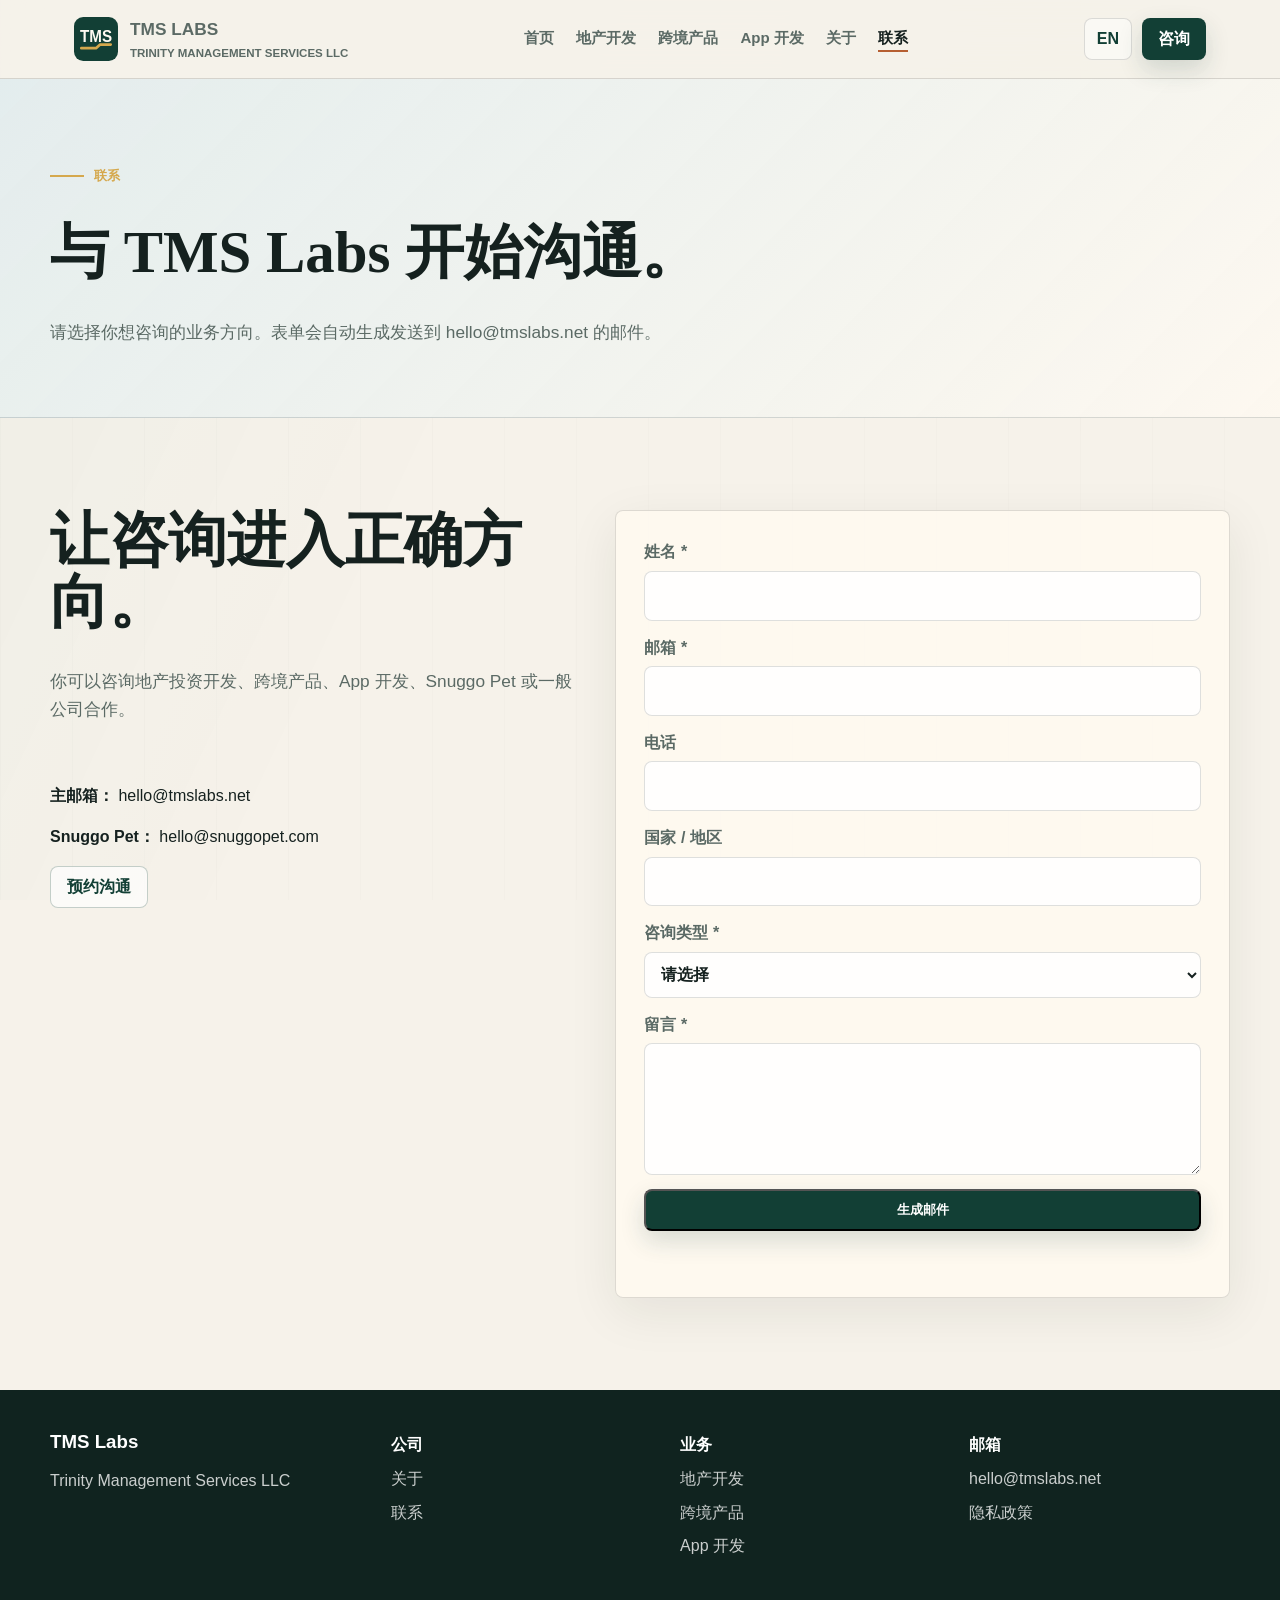
<file: tmslabs-website/zh/contact/index.html>
<!doctype html>
<html lang="zh-Hans">
<head>
  <meta charset="utf-8"><meta name="viewport" content="width=device-width, initial-scale=1">
  <meta name="theme-color" content="#123f35">
  <title>联系 TMS Labs</title>
  <meta name="description" content="联系 TMS Labs 咨询地产投资开发、跨境产品、App 开发或 Snuggo Pet。">
  <link rel="canonical" href="https://tmslabs.net/zh/contact/">
  <link rel="alternate" hreflang="en" href="https://tmslabs.net/contact/">
  <link rel="alternate" hreflang="zh-Hans" href="https://tmslabs.net/zh/contact/">
  <link rel="alternate" hreflang="x-default" href="https://tmslabs.net/contact/">
  <link rel="icon" href="/favicon.svg" type="image/svg+xml">
  <link rel="manifest" href="/site.webmanifest">
  <link rel="stylesheet" href="../../assets/css/styles.css"><script src="../../assets/js/main.js" defer></script>
</head>
<body>
  <header class="site-header"><nav class="nav" aria-label="主导航"><a class="brand" href="../"><img class="brand-mark" src="../../assets/images/tmslabs-mark.svg" alt="" aria-hidden="true"><span class="brand-text"><span>TMS Labs</span><span>Trinity Management Services LLC</span></span></a><button class="menu-toggle" type="button" data-menu-toggle aria-label="打开菜单" aria-expanded="false">☰</button><div class="nav-links" data-nav-links><a href="../">首页</a><a href="../real-estate/">地产开发</a><a href="../trade/">跨境产品</a><a href="../apps/">App 开发</a><a href="../about/">关于</a><a class="active" href="../contact/">联系</a></div><div class="nav-actions"><a class="language-link" href="../../contact/">EN</a><a class="nav-cta" href="../contact/">咨询</a></div></nav></header>
  <main>
    <section class="page-hero"><div class="page-title"><span class="eyebrow">联系</span><h1>与 TMS Labs 开始沟通。</h1><p>请选择你想咨询的业务方向。表单会自动生成发送到 hello@tmslabs.net 的邮件。</p></div></section>
    <section class="section"><div class="container split"><div><div class="section-header"><h2>让咨询进入正确方向。</h2><p>你可以咨询地产投资开发、跨境产品、App 开发、Snuggo Pet 或一般公司合作。</p></div><p><strong>主邮箱：</strong> <a href="mailto:hello@tmslabs.net">hello@tmslabs.net</a></p><p><strong>Snuggo Pet：</strong> <a href="mailto:hello@snuggopet.com">hello@snuggopet.com</a></p><p><a class="button-secondary" data-calendly href="#" data-message="我想预约与 TMS Labs 的沟通时间。">预约沟通</a></p></div><div class="form-card"><form data-contact-form data-required-message="请填写姓名、邮箱、咨询类型和留言。" data-success-message="邮件应用将打开，并带上你的咨询内容。"><label>姓名 *<input name="name" autocomplete="name" required></label><label>邮箱 *<input type="email" name="email" autocomplete="email" required></label><label>电话<input name="phone" autocomplete="tel"></label><label>国家 / 地区<input name="region" autocomplete="country-name"></label><label>咨询类型 *<select name="type" required><option value="">请选择</option><option>Real Estate</option><option>Trade</option><option>App Development</option><option>Snuggo Pet</option><option>General</option></select></label><label>留言 *<textarea name="message" required></textarea></label><button class="button" type="submit">生成邮件</button><div class="form-status" data-form-status></div></form></div></div></section>
  </main>
  <footer class="site-footer"><div class="footer-grid"><div><h3>TMS Labs</h3><p>Trinity Management Services LLC</p></div><div><strong>公司</strong><a href="../about/">关于</a><a href="../contact/">联系</a></div><div><strong>业务</strong><a href="../real-estate/">地产开发</a><a href="../trade/">跨境产品</a><a href="../apps/">App 开发</a></div><div><strong>邮箱</strong><a href="mailto:hello@tmslabs.net">hello@tmslabs.net</a><a href="../privacy/">隐私政策</a></div></div></footer>
</body>
</html>
</file>
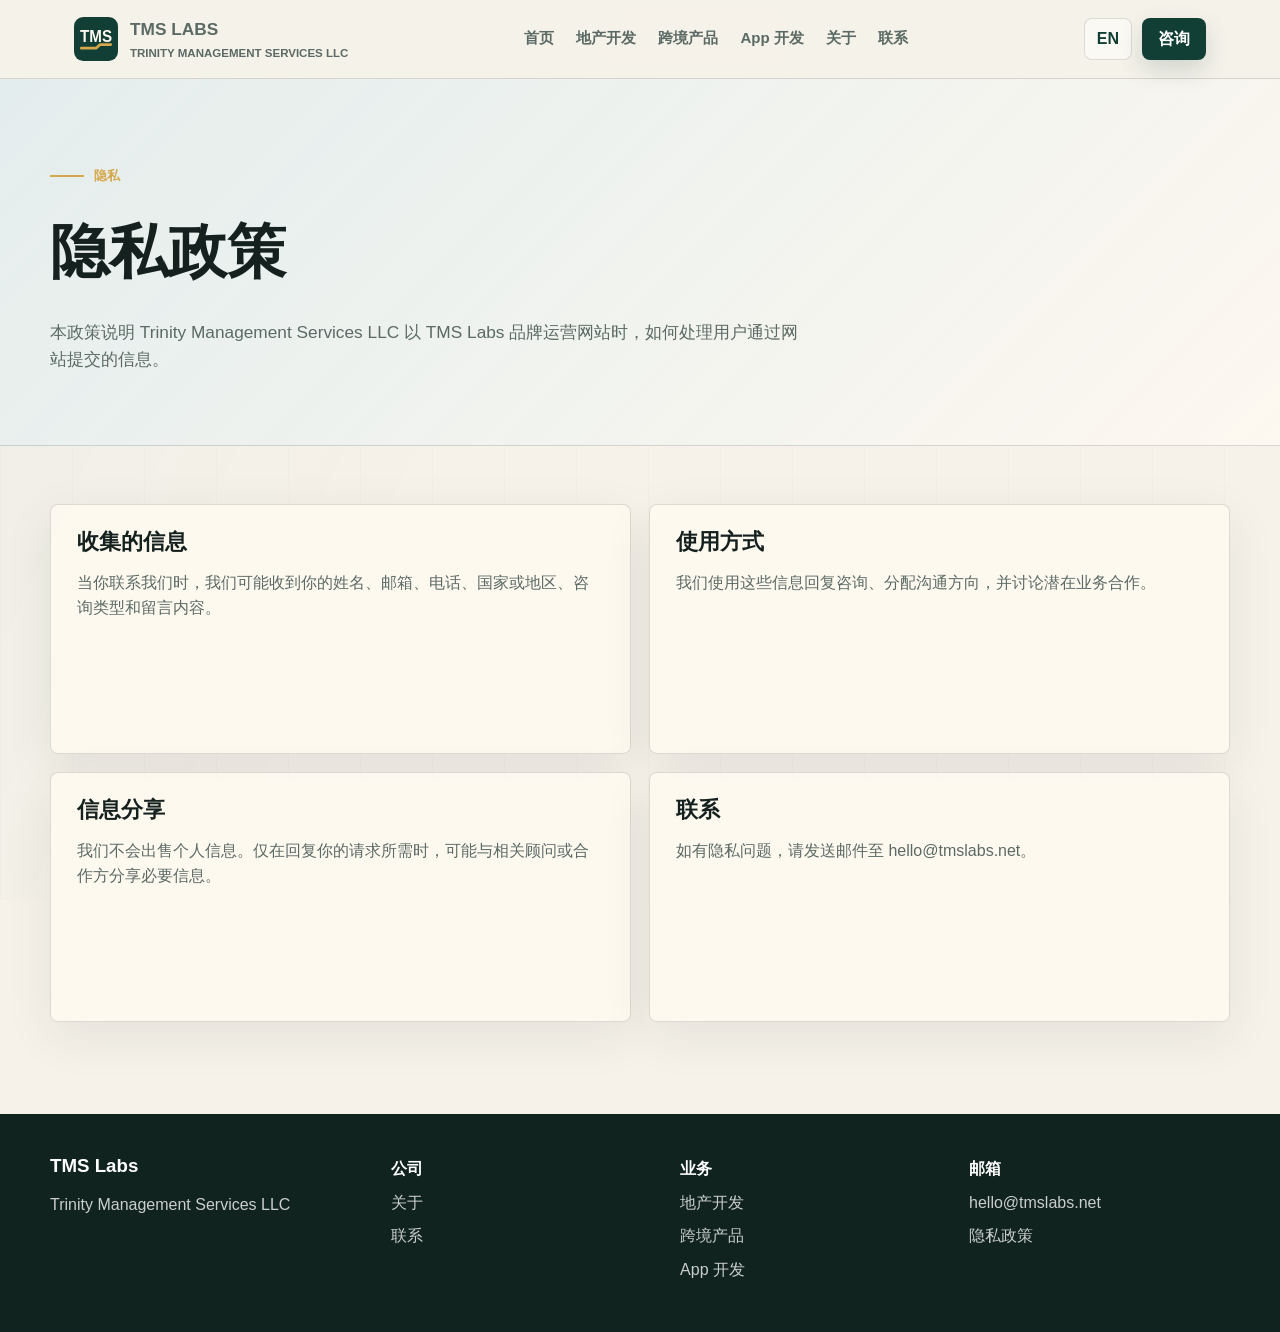
<file: tmslabs-website/zh/privacy/index.html>
<!doctype html>
<html lang="zh-Hans">
<head>
  <meta charset="utf-8"><meta name="viewport" content="width=device-width, initial-scale=1">
  <meta name="theme-color" content="#123f35">
  <title>隐私政策 | TMS Labs</title>
  <meta name="description" content="TMS Labs 与 Trinity Management Services LLC 网站隐私政策。">
  <link rel="canonical" href="https://tmslabs.net/zh/privacy/">
  <link rel="alternate" hreflang="en" href="https://tmslabs.net/privacy/">
  <link rel="alternate" hreflang="zh-Hans" href="https://tmslabs.net/zh/privacy/">
  <link rel="alternate" hreflang="x-default" href="https://tmslabs.net/privacy/">
  <link rel="icon" href="/favicon.svg" type="image/svg+xml">
  <link rel="manifest" href="/site.webmanifest">
  <link rel="stylesheet" href="../../assets/css/styles.css"><script src="../../assets/js/main.js" defer></script>
</head>
<body>
  <header class="site-header"><nav class="nav" aria-label="主导航"><a class="brand" href="../"><img class="brand-mark" src="../../assets/images/tmslabs-mark.svg" alt="" aria-hidden="true"><span class="brand-text"><span>TMS Labs</span><span>Trinity Management Services LLC</span></span></a><button class="menu-toggle" type="button" data-menu-toggle aria-label="打开菜单" aria-expanded="false">☰</button><div class="nav-links" data-nav-links><a href="../">首页</a><a href="../real-estate/">地产开发</a><a href="../trade/">跨境产品</a><a href="../apps/">App 开发</a><a href="../about/">关于</a><a href="../contact/">联系</a></div><div class="nav-actions"><a class="language-link" href="../../privacy/">EN</a><a class="nav-cta" href="../contact/">咨询</a></div></nav></header>
  <main>
    <section class="page-hero"><div class="page-title"><span class="eyebrow">隐私</span><h1>隐私政策</h1><p>本政策说明 Trinity Management Services LLC 以 TMS Labs 品牌运营网站时，如何处理用户通过网站提交的信息。</p></div></section>
    <section class="section compact"><div class="container"><div class="grid two"><article class="card"><h3>收集的信息</h3><p>当你联系我们时，我们可能收到你的姓名、邮箱、电话、国家或地区、咨询类型和留言内容。</p></article><article class="card"><h3>使用方式</h3><p>我们使用这些信息回复咨询、分配沟通方向，并讨论潜在业务合作。</p></article><article class="card"><h3>信息分享</h3><p>我们不会出售个人信息。仅在回复你的请求所需时，可能与相关顾问或合作方分享必要信息。</p></article><article class="card"><h3>联系</h3><p>如有隐私问题，请发送邮件至 <a href="mailto:hello@tmslabs.net">hello@tmslabs.net</a>。</p></article></div></div></section>
  </main>
  <footer class="site-footer"><div class="footer-grid"><div><h3>TMS Labs</h3><p>Trinity Management Services LLC</p></div><div><strong>公司</strong><a href="../about/">关于</a><a href="../contact/">联系</a></div><div><strong>业务</strong><a href="../real-estate/">地产开发</a><a href="../trade/">跨境产品</a><a href="../apps/">App 开发</a></div><div><strong>邮箱</strong><a href="mailto:hello@tmslabs.net">hello@tmslabs.net</a><a href="../privacy/">隐私政策</a></div></div></footer>
</body>
</html>
</file>
<file: tmslabs-website/assets/css/styles.css>
:root {
  --ink: #15211f;
  --muted: #5b6a65;
  --paper: #f6f2ea;
  --panel: #fffaf1;
  --line: rgba(21, 33, 31, 0.14);
  --forest: #123f35;
  --teal: #167e78;
  --copper: #b65f32;
  --gold: #d5a84d;
  --sky: #dcebef;
  --white: #ffffff;
  --shadow: 0 24px 70px rgba(21, 33, 31, 0.14);
  --radius: 8px;
  --max: 1180px;
}

* {
  box-sizing: border-box;
}

html {
  scroll-behavior: smooth;
}

body {
  margin: 0;
  background: var(--paper);
  color: var(--ink);
  font-family: "Avenir Next", "Gill Sans", "Noto Sans SC", "Microsoft YaHei", sans-serif;
  line-height: 1.6;
}

body::before {
  content: "";
  position: fixed;
  inset: 0;
  pointer-events: none;
  opacity: 0.42;
  background:
    linear-gradient(115deg, rgba(22, 126, 120, 0.08), transparent 42%),
    radial-gradient(circle at 82% 12%, rgba(213, 168, 77, 0.15), transparent 25%),
    repeating-linear-gradient(90deg, rgba(21, 33, 31, 0.035) 0 1px, transparent 1px 72px);
  z-index: -2;
}

a {
  color: inherit;
  text-decoration: none;
}

img {
  display: block;
  max-width: 100%;
}

.site-header {
  position: sticky;
  top: 0;
  z-index: 20;
  border-bottom: 1px solid var(--line);
  background: rgba(246, 242, 234, 0.9);
  backdrop-filter: blur(18px);
}

.nav {
  max-width: var(--max);
  margin: 0 auto;
  padding: 16px 24px;
  display: flex;
  align-items: center;
  justify-content: space-between;
  gap: 24px;
}

.brand {
  display: inline-flex;
  align-items: center;
  gap: 12px;
  font-weight: 800;
  letter-spacing: 0;
}

.brand-mark {
  width: 44px;
  height: 44px;
  flex: 0 0 auto;
}

.brand-text {
  display: grid;
  gap: 0;
}

.brand span:first-child {
  font-size: 1.08rem;
}

.brand span:last-child {
  color: var(--muted);
  font-size: 0.72rem;
  font-weight: 600;
  text-transform: uppercase;
}

.nav-links {
  display: flex;
  align-items: center;
  gap: 22px;
  color: var(--muted);
  font-size: 0.94rem;
  font-weight: 650;
}

.nav-links a {
  border-bottom: 2px solid transparent;
}

.nav-links a:hover,
.nav-links a.active {
  color: var(--ink);
  border-color: var(--copper);
}

.nav-actions {
  display: flex;
  align-items: center;
  gap: 10px;
}

.language-link,
.nav-cta,
.button,
.button-secondary,
.button-ghost {
  min-height: 42px;
  display: inline-flex;
  align-items: center;
  justify-content: center;
  gap: 8px;
  border-radius: var(--radius);
  font-weight: 750;
}

.language-link {
  padding: 0 12px;
  border: 1px solid var(--line);
  color: var(--forest);
  background: rgba(255, 255, 255, 0.5);
}

.nav-cta,
.button {
  padding: 0 16px;
  color: var(--white);
  background: var(--forest);
  box-shadow: 0 10px 24px rgba(18, 63, 53, 0.16);
}

.button-secondary {
  padding: 0 16px;
  color: var(--forest);
  border: 1px solid rgba(18, 63, 53, 0.24);
  background: rgba(255, 255, 255, 0.66);
}

.button-ghost {
  padding: 0;
  min-height: auto;
  color: var(--teal);
}

.menu-toggle {
  display: none;
  width: 42px;
  height: 42px;
  border: 1px solid var(--line);
  border-radius: var(--radius);
  background: var(--panel);
  color: var(--ink);
  font-size: 1.4rem;
}

.hero {
  position: relative;
  min-height: 720px;
  display: grid;
  align-items: end;
  overflow: hidden;
  color: var(--white);
  background: var(--forest);
}

.hero img {
  position: absolute;
  inset: 0;
  width: 100%;
  height: 100%;
  object-fit: cover;
  filter: saturate(0.94) contrast(1.02);
}

.hero::after {
  content: "";
  position: absolute;
  inset: 0;
  background:
    linear-gradient(90deg, rgba(10, 24, 22, 0.84), rgba(10, 24, 22, 0.43) 48%, rgba(10, 24, 22, 0.1)),
    linear-gradient(0deg, rgba(10, 24, 22, 0.78), transparent 34%);
}

.hero-content {
  position: relative;
  z-index: 1;
  width: min(var(--max), calc(100% - 48px));
  margin: 0 auto;
  padding: 112px 0 84px;
}

.eyebrow {
  display: inline-flex;
  align-items: center;
  gap: 10px;
  color: var(--gold);
  font-size: 0.82rem;
  font-weight: 800;
  text-transform: uppercase;
}

.eyebrow::before {
  content: "";
  width: 34px;
  height: 2px;
  background: currentColor;
}

h1,
h2,
h3 {
  margin: 0;
  line-height: 1.04;
  letter-spacing: 0;
}

h1 {
  max-width: 850px;
  margin-top: 18px;
  font-family: Georgia, "Times New Roman", "Noto Serif SC", serif;
  font-size: clamp(3.3rem, 8vw, 7.5rem);
  font-weight: 650;
}

.hero p {
  max-width: 680px;
  margin: 24px 0 0;
  color: rgba(255, 255, 255, 0.86);
  font-size: clamp(1.05rem, 1.9vw, 1.35rem);
}

.hero-actions {
  margin-top: 34px;
  display: flex;
  flex-wrap: wrap;
  gap: 12px;
}

.hero-actions .button {
  background: var(--gold);
  color: #1d2118;
}

.hero-actions .button-secondary {
  color: var(--white);
  border-color: rgba(255, 255, 255, 0.46);
  background: rgba(255, 255, 255, 0.14);
}

.section {
  padding: 92px 24px;
}

.section.compact {
  padding-top: 58px;
}

.container {
  max-width: var(--max);
  margin: 0 auto;
}

.section-header {
  display: grid;
  gap: 18px;
  max-width: 810px;
  margin-bottom: 42px;
}

.section-header.center {
  margin-left: auto;
  margin-right: auto;
  text-align: center;
}

.section-header h2,
.page-title h1 {
  font-family: Georgia, "Times New Roman", "Noto Serif SC", serif;
  font-size: clamp(2.1rem, 4.6vw, 4.8rem);
  font-weight: 620;
}

.section-header p,
.page-title p,
.lead {
  color: var(--muted);
  font-size: 1.08rem;
}

.grid {
  display: grid;
  gap: 18px;
}

.grid.three {
  grid-template-columns: repeat(3, minmax(0, 1fr));
}

.grid.two {
  grid-template-columns: repeat(2, minmax(0, 1fr));
}

.grid.four {
  grid-template-columns: repeat(4, minmax(0, 1fr));
}

.card,
.feature-panel,
.form-card {
  border: 1px solid var(--line);
  border-radius: var(--radius);
  background: rgba(255, 250, 241, 0.82);
  box-shadow: 0 14px 50px rgba(21, 33, 31, 0.08);
}

.card {
  padding: 26px;
  min-height: 250px;
  display: grid;
  align-content: start;
  gap: 16px;
}

.card h3 {
  font-size: 1.35rem;
}

.card p {
  margin: 0;
  color: var(--muted);
}

.media-card {
  overflow: hidden;
  padding: 0;
}

.media-card img {
  width: 100%;
  height: 220px;
  object-fit: cover;
}

.media-card .card-body {
  padding: 24px;
  display: grid;
  gap: 12px;
}

.service-tile {
  min-height: 210px;
}

.service-tile h3 {
  font-size: 1.18rem;
}

.insight-band {
  border-top: 1px solid var(--line);
  border-bottom: 1px solid var(--line);
  background:
    linear-gradient(135deg, rgba(220, 235, 239, 0.48), rgba(255, 250, 241, 0.82)),
    var(--paper);
}

.question-list {
  counter-reset: question;
}

.question-list li {
  position: relative;
  padding-left: 54px;
}

.question-list li::before {
  counter-increment: question;
  content: counter(question, decimal-leading-zero);
  position: absolute;
  left: 18px;
  top: 16px;
  color: var(--copper);
  font-weight: 850;
  font-size: 0.78rem;
}

.index-number {
  color: var(--copper);
  font-weight: 850;
  font-size: 0.88rem;
}

.feature-panel {
  padding: clamp(26px, 5vw, 54px);
  display: grid;
  grid-template-columns: 1.05fr 0.95fr;
  gap: 34px;
  align-items: center;
  background:
    linear-gradient(130deg, rgba(18, 63, 53, 0.96), rgba(22, 126, 120, 0.88)),
    var(--forest);
  color: var(--white);
  overflow: hidden;
}

.feature-panel p {
  color: rgba(255, 255, 255, 0.76);
}

.metric-row {
  display: grid;
  grid-template-columns: repeat(3, 1fr);
  gap: 12px;
  margin-top: 24px;
}

.metric {
  padding: 16px;
  border: 1px solid rgba(255, 255, 255, 0.18);
  border-radius: var(--radius);
  background: rgba(255, 255, 255, 0.08);
}

.metric strong {
  display: block;
  font-size: 1.35rem;
}

.visual-map {
  min-height: 340px;
  border: 1px solid rgba(255, 255, 255, 0.16);
  border-radius: var(--radius);
  background:
    linear-gradient(90deg, rgba(255, 255, 255, 0.1) 1px, transparent 1px),
    linear-gradient(rgba(255, 255, 255, 0.1) 1px, transparent 1px),
    radial-gradient(circle at 27% 36%, rgba(213, 168, 77, 0.8) 0 7px, transparent 8px),
    radial-gradient(circle at 72% 54%, rgba(255, 255, 255, 0.9) 0 7px, transparent 8px),
    radial-gradient(circle at 52% 25%, rgba(255, 255, 255, 0.55) 0 4px, transparent 5px),
    rgba(255, 255, 255, 0.08);
  background-size: 42px 42px, 42px 42px, auto, auto, auto, auto;
  position: relative;
}

.visual-map::before,
.visual-map::after {
  content: "";
  position: absolute;
  left: 26%;
  right: 25%;
  top: 38%;
  height: 2px;
  background: linear-gradient(90deg, var(--gold), rgba(255, 255, 255, 0.75));
  transform: rotate(12deg);
}

.visual-map::after {
  left: 42%;
  right: 18%;
  top: 48%;
  transform: rotate(-18deg);
  opacity: 0.7;
}

.page-hero {
  padding: 86px 24px 54px;
  border-bottom: 1px solid var(--line);
  background:
    linear-gradient(135deg, rgba(220, 235, 239, 0.72), rgba(255, 250, 241, 0.8)),
    var(--paper);
}

.page-title {
  max-width: var(--max);
  margin: 0 auto;
  display: grid;
  gap: 18px;
}

.page-title p {
  max-width: 760px;
}

.split {
  display: grid;
  grid-template-columns: 0.92fr 1.08fr;
  gap: 42px;
  align-items: start;
}

.aside-note {
  padding: 24px;
  border-left: 4px solid var(--copper);
  background: rgba(255, 255, 255, 0.62);
}

.list {
  display: grid;
  gap: 14px;
  padding: 0;
  margin: 0;
  list-style: none;
}

.list li {
  padding: 16px 18px;
  border: 1px solid var(--line);
  border-radius: var(--radius);
  background: rgba(255, 255, 255, 0.58);
}

.app-card {
  min-height: 360px;
  overflow: hidden;
  padding: 0;
}

.app-screen {
  min-height: 190px;
  padding: 22px;
  background:
    linear-gradient(135deg, rgba(18, 63, 53, 0.94), rgba(22, 126, 120, 0.76)),
    var(--forest);
  color: var(--white);
  display: grid;
  align-content: end;
}

.app-screen.trip {
  background:
    linear-gradient(135deg, rgba(182, 95, 50, 0.92), rgba(213, 168, 77, 0.8)),
    var(--copper);
}

.app-card .card-body {
  padding: 24px;
}

.form-card {
  padding: 28px;
}

form {
  display: grid;
  gap: 14px;
}

label {
  display: grid;
  gap: 6px;
  color: var(--muted);
  font-weight: 700;
}

input,
select,
textarea {
  width: 100%;
  min-height: 46px;
  border: 1px solid var(--line);
  border-radius: var(--radius);
  padding: 11px 12px;
  color: var(--ink);
  background: rgba(255, 255, 255, 0.82);
  font: inherit;
}

textarea {
  min-height: 132px;
  resize: vertical;
}

.form-status {
  min-height: 24px;
  color: var(--teal);
  font-weight: 700;
}

.site-footer {
  padding: 42px 24px;
  background: #10231f;
  color: rgba(255, 255, 255, 0.78);
}

.footer-grid {
  max-width: var(--max);
  margin: 0 auto;
  display: grid;
  grid-template-columns: 1.2fr repeat(3, 1fr);
  gap: 28px;
}

.footer-grid h3,
.footer-grid strong {
  color: var(--white);
}

.footer-grid a {
  display: block;
  margin: 8px 0;
}

.disclaimer {
  color: var(--muted);
  font-size: 0.94rem;
}

.source-note {
  margin-top: 18px;
  color: var(--muted);
  font-size: 0.82rem;
}

@media (max-width: 920px) {
  .menu-toggle {
    display: inline-flex;
    align-items: center;
    justify-content: center;
  }

  .nav-links {
    position: absolute;
    left: 16px;
    right: 16px;
    top: 72px;
    display: none;
    padding: 18px;
    border: 1px solid var(--line);
    border-radius: var(--radius);
    background: var(--panel);
    box-shadow: var(--shadow);
    flex-direction: column;
    align-items: stretch;
  }

  .nav-links.open {
    display: flex;
  }

  .nav-actions .nav-cta {
    display: none;
  }

  .hero {
    min-height: 660px;
  }

  .grid.three,
  .grid.four,
  .grid.two,
  .feature-panel,
  .split,
  .footer-grid {
    grid-template-columns: 1fr;
  }

  .metric-row {
    grid-template-columns: 1fr;
  }
}

@media (max-width: 560px) {
  .nav {
    padding: 12px 16px;
  }

  .brand span:last-child {
    display: none;
  }

  .brand-mark {
    width: 38px;
    height: 38px;
  }

  .hero-content {
    width: min(100% - 32px, var(--max));
    padding-bottom: 54px;
  }

  h1 {
    font-size: 3.1rem;
  }

  .section,
  .page-hero {
    padding-left: 16px;
    padding-right: 16px;
  }

  .hero-actions,
  .button,
  .button-secondary {
    width: 100%;
  }

  .card,
  .form-card {
    padding: 20px;
  }
}
</file>
<file: tmslabs-website/assets/css/enhancements.css>
.grid.service-grid {
  grid-template-columns: repeat(5, minmax(0, 1fr));
}

.image-panel {
  overflow: hidden;
  padding: 0;
  background: rgba(255, 250, 241, 0.92);
}

.image-panel img {
  width: 100%;
  height: 100%;
  min-height: 330px;
  object-fit: cover;
}

.service-visual,
.capability-visual {
  border-radius: calc(var(--radius) - 2px);
  border: 1px solid rgba(21, 33, 31, 0.1);
  position: relative;
  overflow: hidden;
}

.service-visual {
  width: 100%;
  aspect-ratio: 16 / 9;
  background: linear-gradient(135deg, rgba(18, 63, 53, 0.9), rgba(22, 126, 120, 0.72));
}

.service-visual::before,
.service-visual::after,
.capability-visual::before,
.capability-visual::after {
  content: "";
  position: absolute;
}

.service-visual::before {
  inset: 18px;
  border: 1px solid rgba(255, 255, 255, 0.24);
  border-radius: 6px;
}

.service-visual::after {
  left: 22px;
  right: 22px;
  bottom: 28px;
  height: 5px;
  border-radius: 999px;
  background: var(--gold);
}

.service-visual.consulting {
  background: linear-gradient(135deg, rgba(18, 63, 53, 0.94), rgba(22, 126, 120, 0.72));
}

.service-visual.financing {
  background: radial-gradient(circle at 74% 34%, rgba(213, 168, 77, 0.9) 0 18px, transparent 19px), linear-gradient(135deg, rgba(182, 95, 50, 0.9), rgba(213, 168, 77, 0.72));
}

.service-visual.diligence {
  background: linear-gradient(135deg, rgba(220, 235, 239, 0.95), rgba(255, 250, 241, 0.92));
}

.service-visual.diligence::before {
  border-color: rgba(18, 63, 53, 0.22);
  background: linear-gradient(#123f35 0 0) 22px 28px / 46% 5px no-repeat, linear-gradient(#167e78 0 0) 22px 54px / 62% 5px no-repeat, linear-gradient(#b65f32 0 0) 22px 80px / 38% 5px no-repeat;
}

.service-visual.diligence::after {
  background: var(--copper);
}

.service-visual.construction {
  background: linear-gradient(90deg, transparent 18%, rgba(255, 250, 241, 0.5) 18% 32%, transparent 32% 43%, rgba(255, 250, 241, 0.62) 43% 58%, transparent 58% 68%, rgba(255, 250, 241, 0.46) 68% 82%, transparent 82%), linear-gradient(135deg, rgba(18, 63, 53, 0.95), rgba(22, 126, 120, 0.78));
}

.service-visual.reporting {
  background: radial-gradient(circle at 28% 40%, rgba(255, 250, 241, 0.86) 0 22px, transparent 23px), radial-gradient(circle at 58% 56%, rgba(213, 168, 77, 0.86) 0 17px, transparent 18px), linear-gradient(135deg, rgba(18, 63, 53, 0.92), rgba(182, 95, 50, 0.72));
}

.project-card {
  min-height: 310px;
}

.project-card .project-meta {
  display: flex;
  flex-wrap: wrap;
  gap: 8px;
}

.pill {
  display: inline-flex;
  align-items: center;
  min-height: 28px;
  padding: 0 10px;
  border-radius: 999px;
  color: var(--forest);
  background: rgba(220, 235, 239, 0.8);
  font-size: 0.78rem;
  font-weight: 800;
}

.capability-card {
  min-height: 330px;
}

.capability-visual {
  min-height: 124px;
  background: var(--sky);
}

.capability-visual.strategy::before {
  inset: 28px 24px auto;
  height: 54px;
  background: linear-gradient(90deg, var(--forest) 0 35%, transparent 35% 44%, var(--teal) 44% 68%, transparent 68% 76%, var(--gold) 76%);
}

.capability-visual.strategy::after {
  left: 30px;
  right: 34px;
  bottom: 28px;
  height: 5px;
  background: var(--copper);
}

.capability-visual.ux {
  background: #fffaf1;
}

.capability-visual.ux::before {
  left: 24px;
  top: 22px;
  width: 64px;
  height: 82px;
  background: var(--forest);
  box-shadow: 78px 0 0 var(--gold), 156px 0 0 var(--teal);
}

.capability-visual.ux::after {
  left: 42px;
  top: 42px;
  width: 28px;
  height: 8px;
  background: #fffaf1;
  box-shadow: 78px 0 0 #fffaf1, 156px 0 0 #fffaf1;
}

.capability-visual.build {
  background: linear-gradient(135deg, var(--forest), var(--teal));
}

.capability-visual.build::before {
  left: 34px;
  top: 36px;
  width: 168px;
  height: 52px;
  border: 3px solid rgba(255, 250, 241, 0.9);
}

.capability-visual.build::after {
  left: 62px;
  top: 56px;
  width: 110px;
  height: 6px;
  background: var(--gold);
  box-shadow: 0 18px 0 rgba(255, 250, 241, 0.72);
}

.capability-visual.launch {
  background: linear-gradient(135deg, rgba(213, 168, 77, 0.88), rgba(182, 95, 50, 0.76));
}

.capability-visual.launch::before {
  left: 42px;
  top: 28px;
  width: 62px;
  height: 62px;
  border-radius: 50%;
  background: var(--forest);
}

.capability-visual.launch::after {
  left: 132px;
  top: 52px;
  width: 94px;
  height: 10px;
  background: #fffaf1;
  box-shadow: 0 24px 0 rgba(255, 250, 241, 0.64);
}

.about-values {
  align-items: stretch;
}

@media (max-width: 920px) {
  .grid.service-grid {
    grid-template-columns: 1fr;
  }
}
</file>
